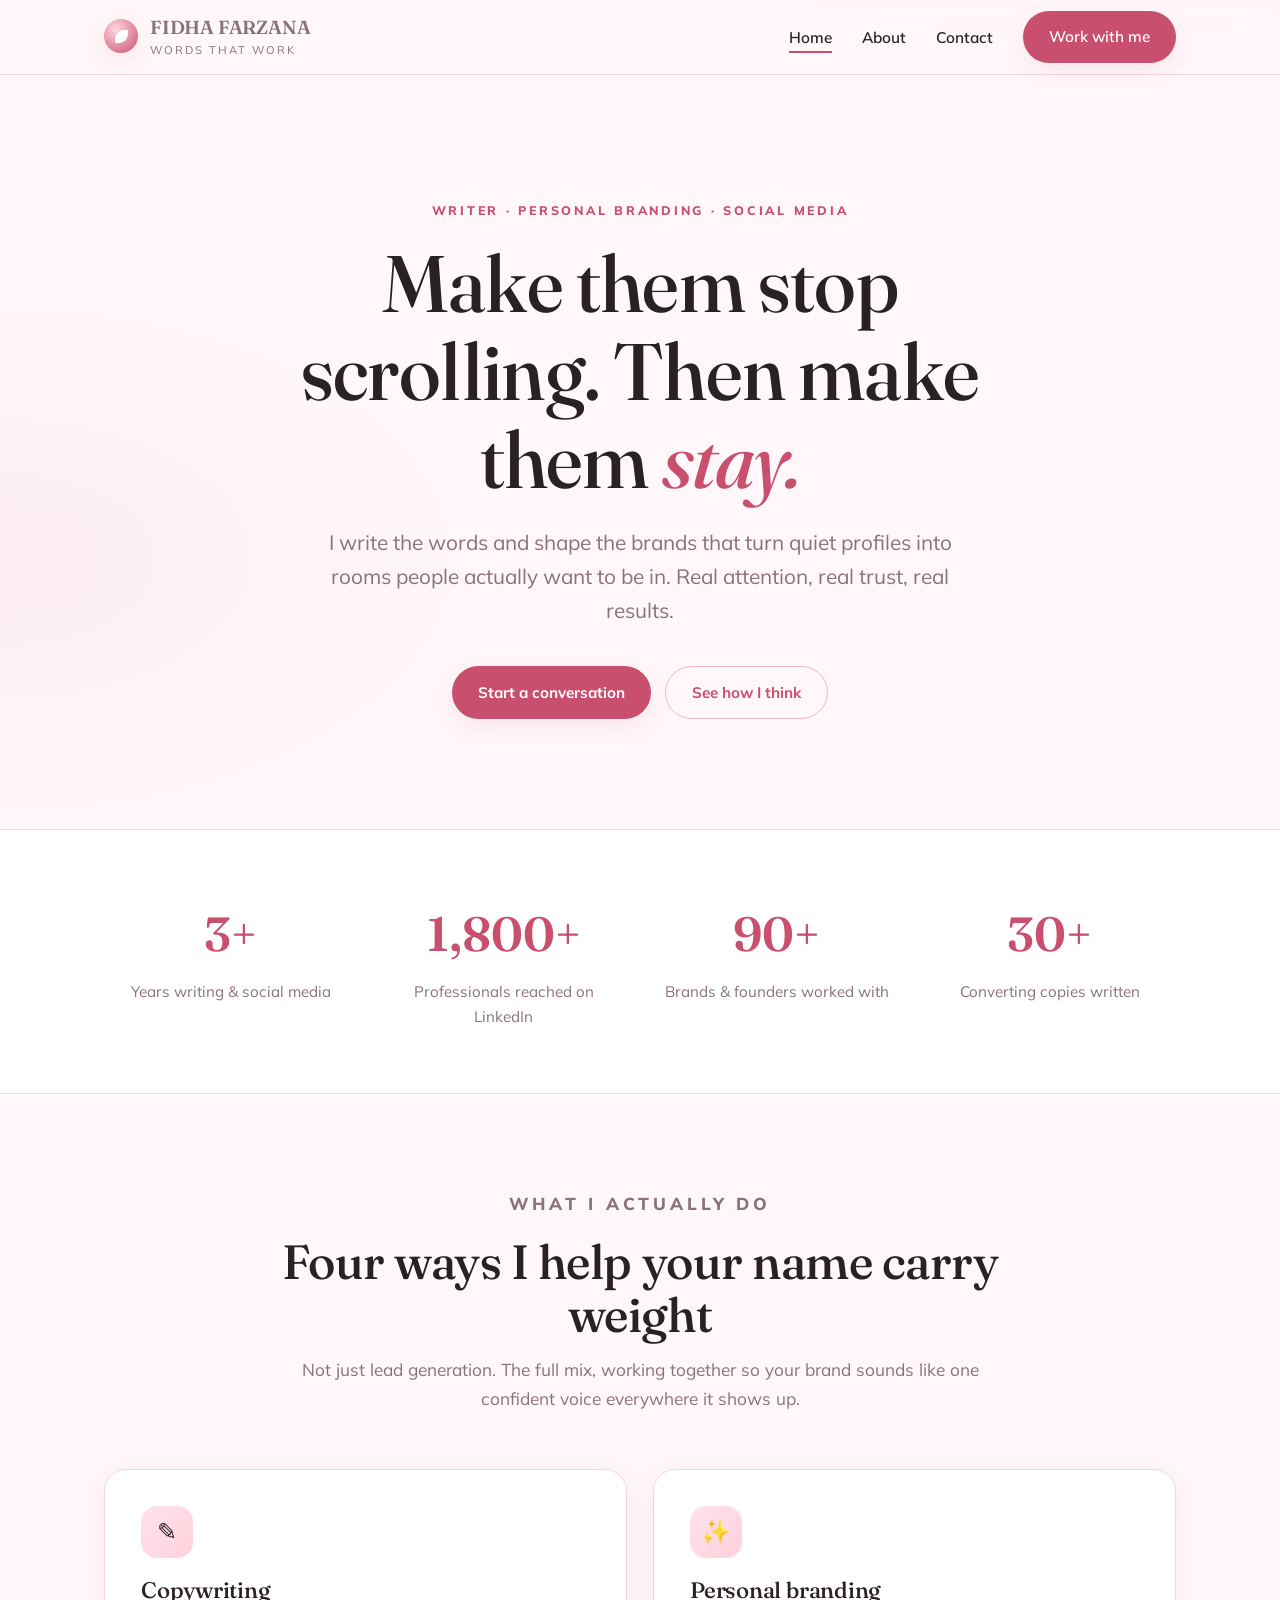
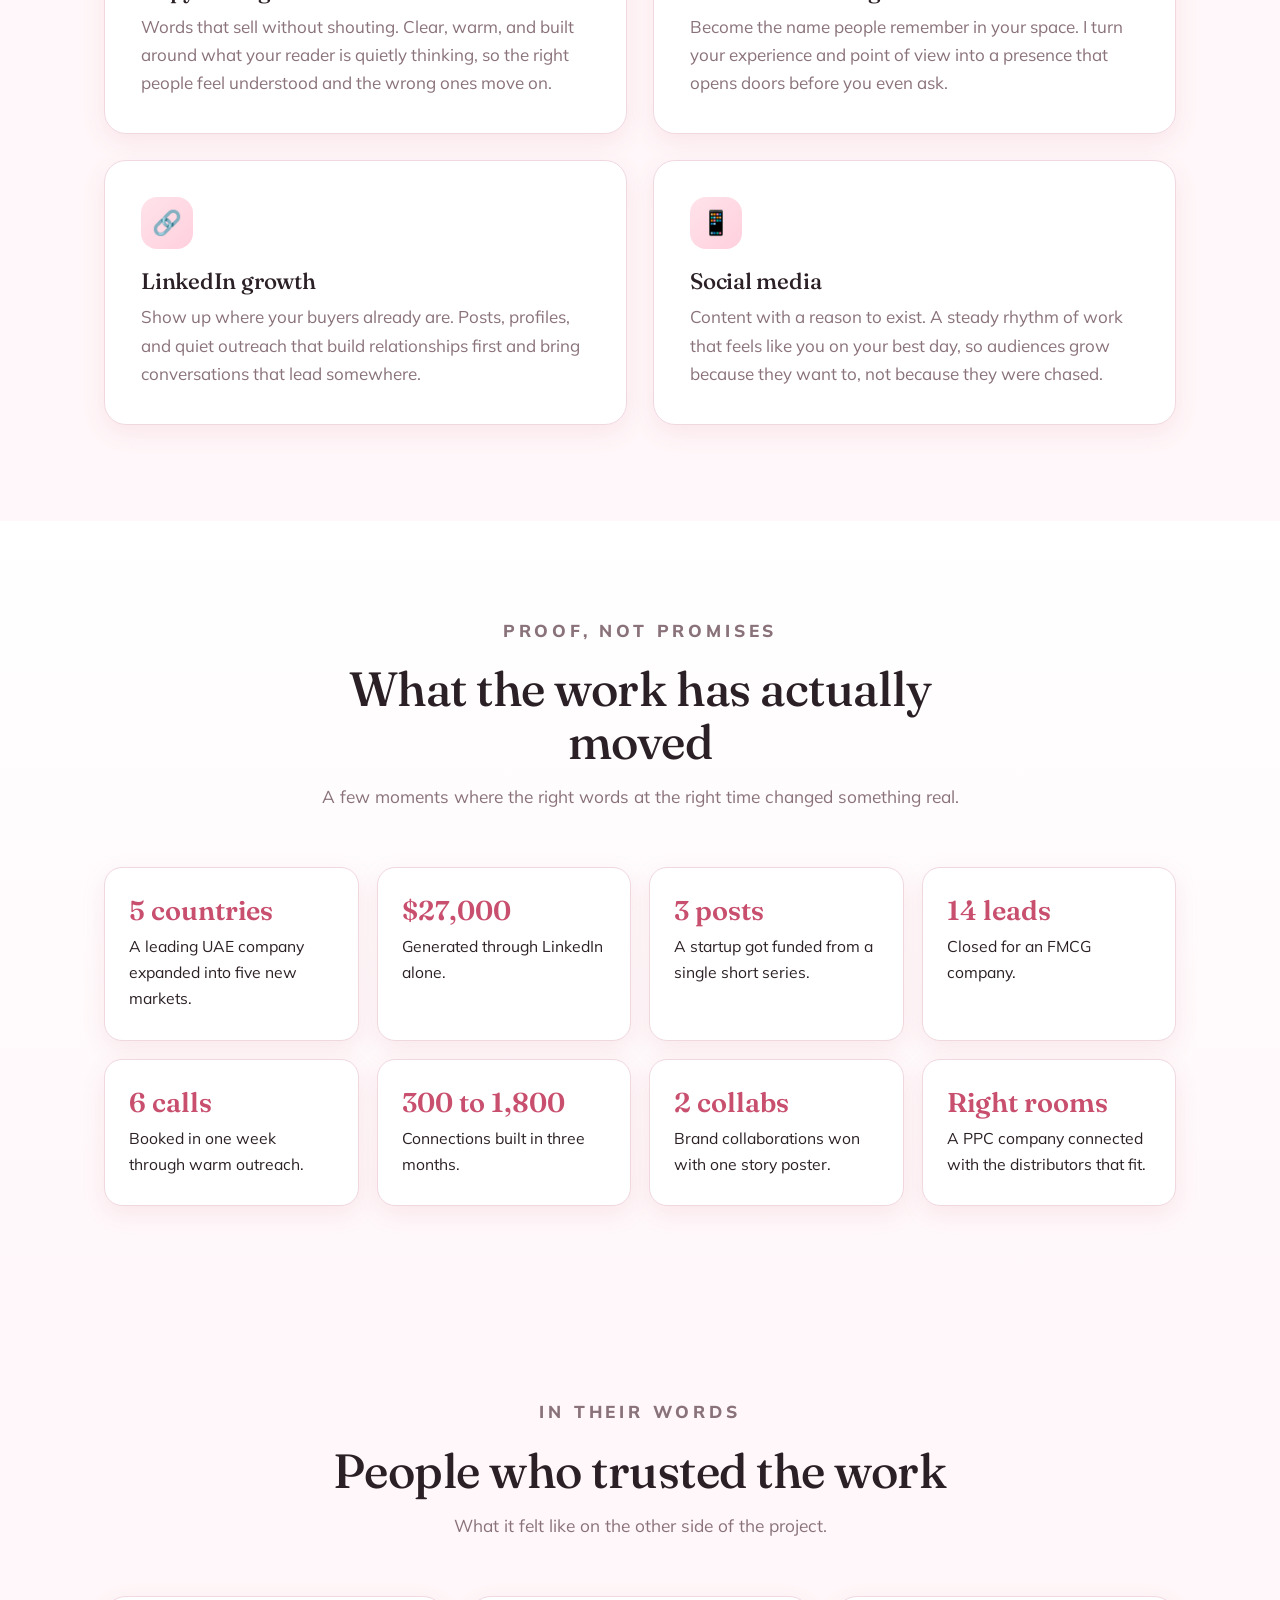
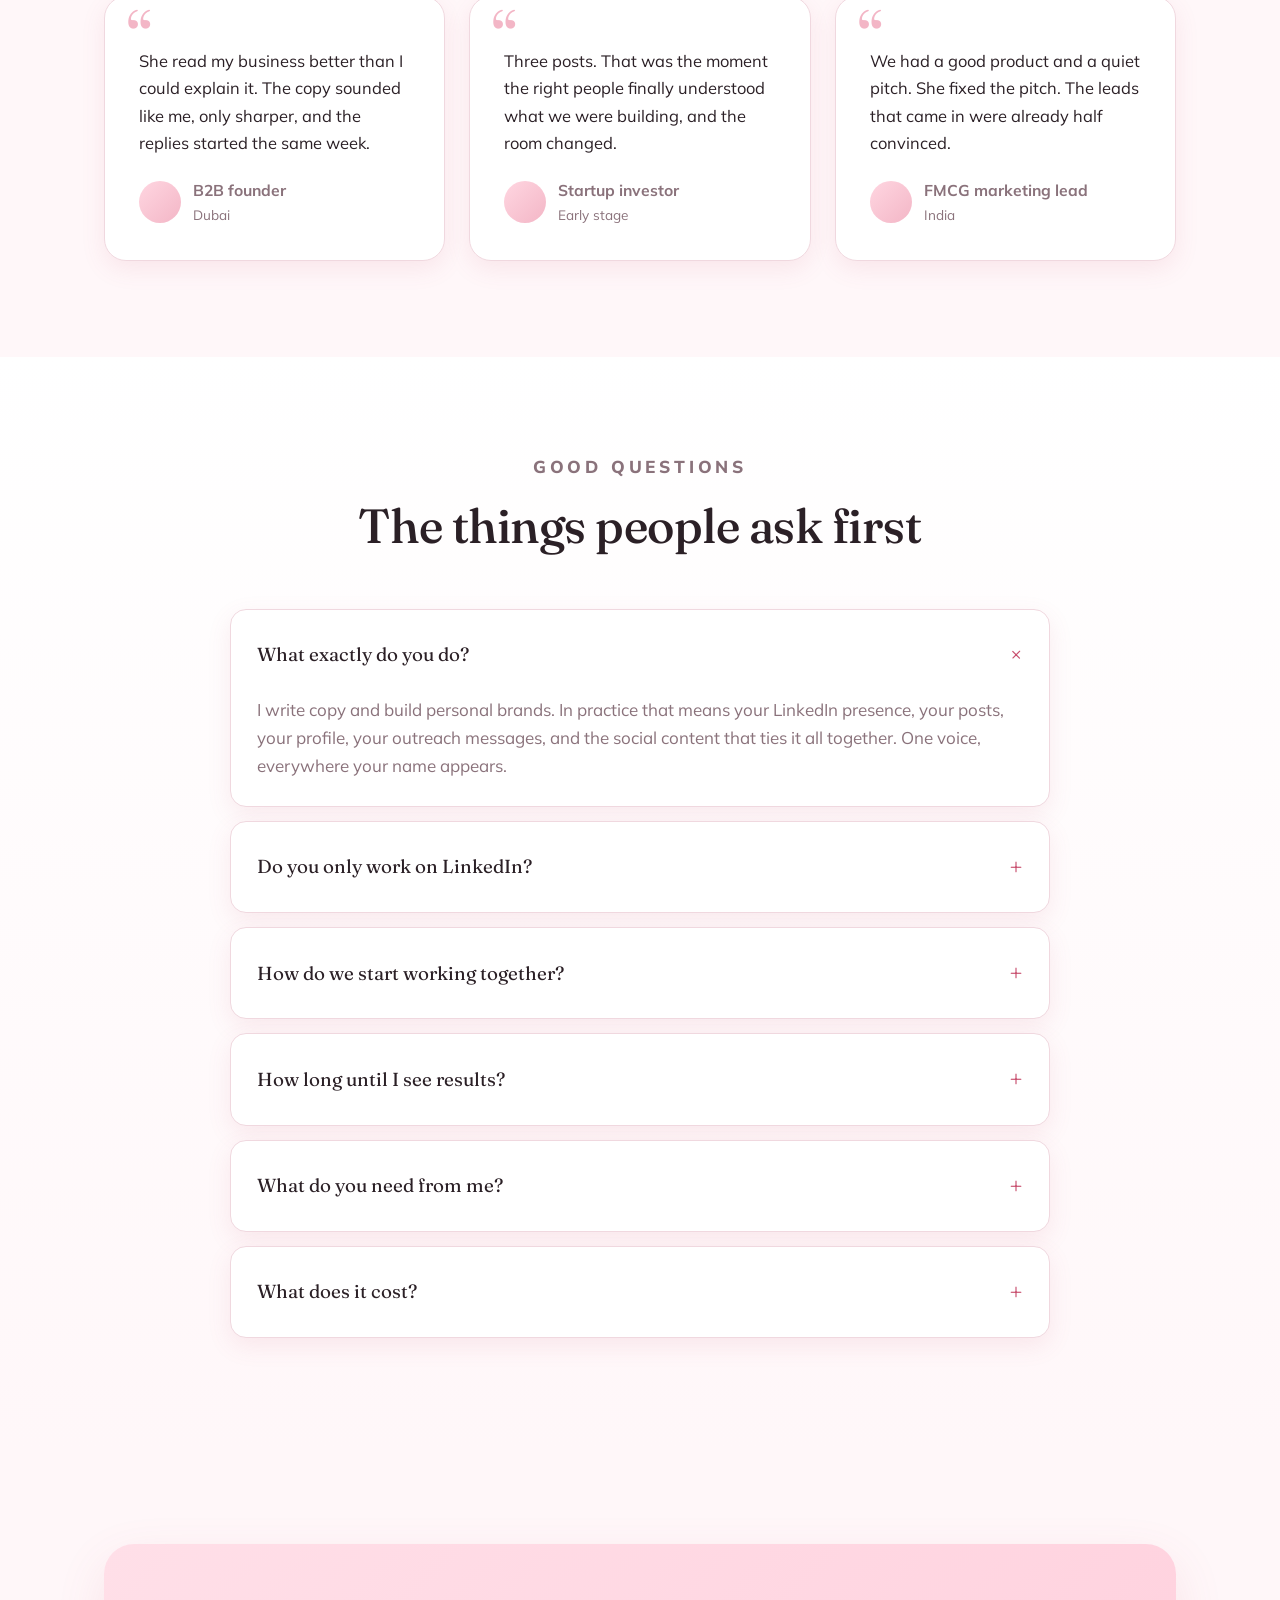
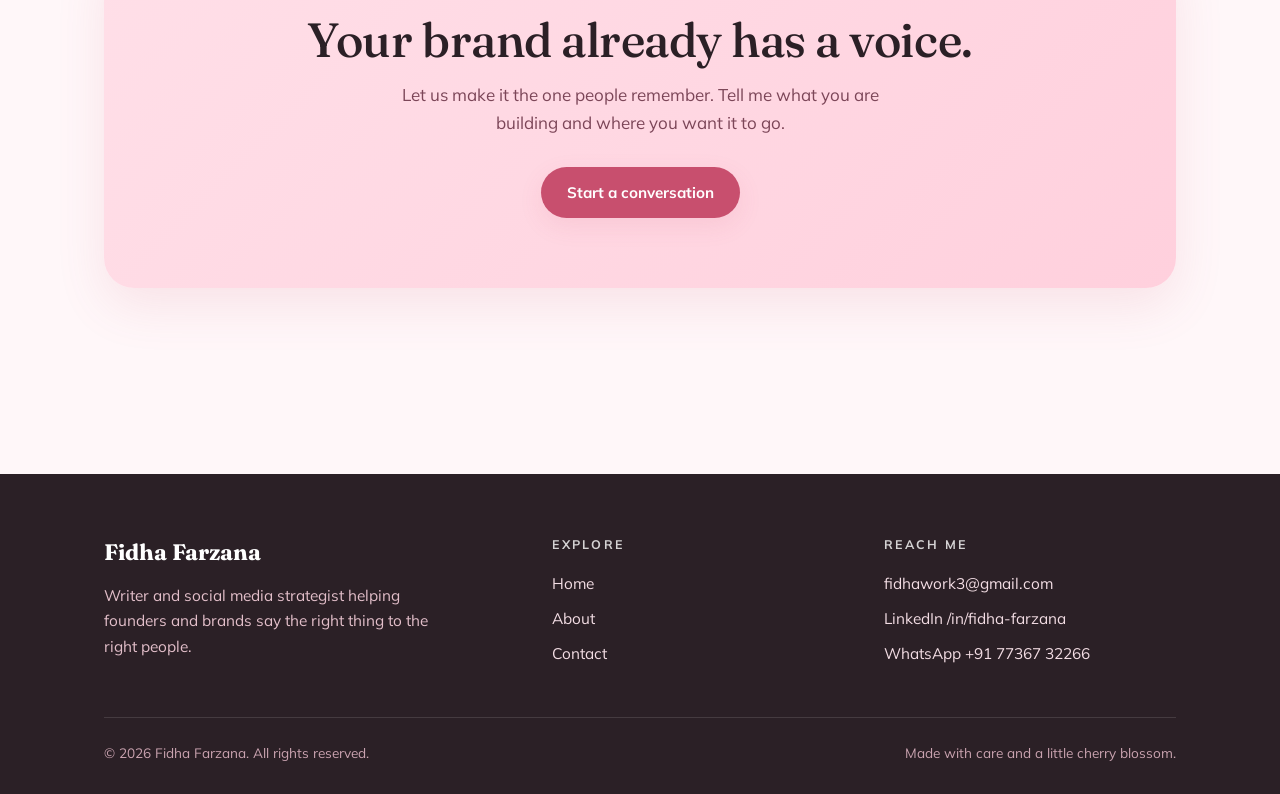
<file: index.html>
<!DOCTYPE html>
<html lang="en">
<head>
  <meta charset="UTF-8" />
  <meta name="viewport" content="width=device-width, initial-scale=1.0" />
  <title>Fidha Farzana | Writer & Social Media Strategist</title>
  <meta name="description" content="Fidha Farzana writes copy and builds personal brands that earn attention, trust, and real results on LinkedIn and beyond." />
  <link rel="preconnect" href="https://fonts.googleapis.com">
  <link rel="preconnect" href="https://fonts.gstatic.com" crossorigin>
  <link href="https://fonts.googleapis.com/css2?family=Fraunces:ital,opsz,wght@0,9..144,400;0,9..144,500;0,9..144,600;1,9..144,500&family=Mulish:wght@400;500;600;700;800&display=swap" rel="stylesheet">
  <link rel="stylesheet" href="styles.css" />
</head>
<body>

  <!-- falling petals -->
  <div class="petals" aria-hidden="true">
    <span class="petal-fall"></span><span class="petal-fall"></span><span class="petal-fall"></span>
    <span class="petal-fall"></span><span class="petal-fall"></span><span class="petal-fall"></span>
    <span class="petal-fall"></span><span class="petal-fall"></span>
  </div>

  <!-- ============ HEADER ============ -->
  <header class="site-header">
    <div class="wrap nav">
      <a class="brand" href="index.html">
        <span class="mark" aria-hidden="true"></span>
        <span><b>Fidha Farzana</b><span>Words that work</span></span>
      </a>
      <button class="menu-toggle" aria-label="Open menu" onclick="document.getElementById('nav').classList.toggle('open')">&#9776;</button>
      <ul class="nav-links" id="nav">
        <li><a class="active" href="index.html">Home</a></li>
        <li><a href="about.html">About</a></li>
        <li><a href="contact.html">Contact</a></li>
        <li><a class="btn" href="contact.html">Work with me</a></li>
      </ul>
    </div>
  </header>

  <!-- ============ HERO ============ -->
  <section class="hero">
    <div class="wrap">
      <p class="eyebrow fade-up d1">Writer &middot; Personal branding &middot; Social media</p>
      <h1 class="fade-up d2">Make them stop scrolling. Then make them <span class="accent">stay.</span></h1>
      <p class="lede fade-up d3">I write the words and shape the brands that turn quiet profiles into rooms people actually want to be in. Real attention, real trust, real results.</p>
      <div class="hero-cta fade-up d4">
        <a class="btn" href="contact.html">Start a conversation</a>
        <a class="btn btn-ghost" href="about.html">See how I think</a>
      </div>
    </div>
  </section>

  <!-- ============ STATS ============ -->
  <section class="stats">
    <div class="wrap">
      <div class="grid">
        <div class="stat"><div class="num">3+</div><div class="label">Years writing &amp; social media</div></div>
        <div class="stat"><div class="num">1,800+</div><div class="label">Professionals reached on LinkedIn</div></div>
        <div class="stat"><div class="num">90+</div><div class="label">Brands &amp; founders worked with</div></div>
        <div class="stat"><div class="num">30+</div><div class="label">Converting copies written</div></div>
      </div>
    </div>
  </section>

  <!-- ============ SERVICES / THE MIX ============ -->
  <section class="section-pad">
    <div class="wrap">
      <div class="section-head">
        <p class="eyebrow">What I actually do</p>
        <h2>Four ways I help your name carry weight</h2>
        <p>Not just lead generation. The full mix, working together so your brand sounds like one confident voice everywhere it shows up.</p>
      </div>
      <div class="cards">
        <div class="card">
          <div class="ic">&#9998;</div>
          <h3>Copywriting</h3>
          <p>Words that sell without shouting. Clear, warm, and built around what your reader is quietly thinking, so the right people feel understood and the wrong ones move on.</p>
        </div>
        <div class="card">
          <div class="ic">&#10024;</div>
          <h3>Personal branding</h3>
          <p>Become the name people remember in your space. I turn your experience and point of view into a presence that opens doors before you even ask.</p>
        </div>
        <div class="card">
          <div class="ic">&#128279;</div>
          <h3>LinkedIn growth</h3>
          <p>Show up where your buyers already are. Posts, profiles, and quiet outreach that build relationships first and bring conversations that lead somewhere.</p>
        </div>
        <div class="card">
          <div class="ic">&#128241;</div>
          <h3>Social media</h3>
          <p>Content with a reason to exist. A steady rhythm of work that feels like you on your best day, so audiences grow because they want to, not because they were chased.</p>
        </div>
      </div>
    </div>
  </section>

  <!-- ============ RESULTS ============ -->
  <section class="section-pad results">
    <div class="wrap">
      <div class="section-head">
        <p class="eyebrow">Proof, not promises</p>
        <h2>What the work has actually moved</h2>
        <p>A few moments where the right words at the right time changed something real.</p>
      </div>
      <div class="results-grid">
        <div class="result"><div class="big">5 countries</div><p>A leading UAE company expanded into five new markets.</p></div>
        <div class="result"><div class="big">$27,000</div><p>Generated through LinkedIn alone.</p></div>
        <div class="result"><div class="big">3 posts</div><p>A startup got funded from a single short series.</p></div>
        <div class="result"><div class="big">14 leads</div><p>Closed for an FMCG company.</p></div>
        <div class="result"><div class="big">6 calls</div><p>Booked in one week through warm outreach.</p></div>
        <div class="result"><div class="big">300 to 1,800</div><p>Connections built in three months.</p></div>
        <div class="result"><div class="big">2 collabs</div><p>Brand collaborations won with one story poster.</p></div>
        <div class="result"><div class="big">Right rooms</div><p>A PPC company connected with the distributors that fit.</p></div>
      </div>
    </div>
  </section>

  <!-- ============ TESTIMONIALS ============ -->
  <section class="section-pad">
    <div class="wrap">
      <div class="section-head">
        <p class="eyebrow">In their words</p>
        <h2>People who trusted the work</h2>
        <p>What it felt like on the other side of the project.</p>
      </div>
      <div class="quotes">
        <div class="quote">
          <p>She read my business better than I could explain it. The copy sounded like me, only sharper, and the replies started the same week.</p>
          <div class="who"><span class="dot" aria-hidden="true"></span><span><b>B2B founder</b><span>Dubai</span></span></div>
        </div>
        <div class="quote">
          <p>Three posts. That was the moment the right people finally understood what we were building, and the room changed.</p>
          <div class="who"><span class="dot" aria-hidden="true"></span><span><b>Startup investor</b><span>Early stage</span></span></div>
        </div>
        <div class="quote">
          <p>We had a good product and a quiet pitch. She fixed the pitch. The leads that came in were already half convinced.</p>
          <div class="who"><span class="dot" aria-hidden="true"></span><span><b>FMCG marketing lead</b><span>India</span></span></div>
        </div>
      </div>
    </div>
  </section>

  <!-- ============ FAQ ============ -->
  <section class="section-pad results">
    <div class="wrap">
      <div class="section-head">
        <p class="eyebrow">Good questions</p>
        <h2>The things people ask first</h2>
      </div>
      <div class="faq">
        <details open>
          <summary>What exactly do you do?</summary>
          <p>I write copy and build personal brands. In practice that means your LinkedIn presence, your posts, your profile, your outreach messages, and the social content that ties it all together. One voice, everywhere your name appears.</p>
        </details>
        <details>
          <summary>Do you only work on LinkedIn?</summary>
          <p>No. LinkedIn is where a lot of my clients see the fastest return, but the writing and brand work travels anywhere your audience lives. We start where it matters most for you.</p>
        </details>
        <details>
          <summary>How do we start working together?</summary>
          <p>We talk first. You tell me where you are and where you want to be. I tell you honestly whether I can help and how. If it fits, we agree on a clear plan with no surprises.</p>
        </details>
        <details>
          <summary>How long until I see results?</summary>
          <p>Some things move quickly, like sharper messaging and replies to outreach. Brand presence builds steadily over weeks. I would rather set the right expectation than sell you a shortcut.</p>
        </details>
        <details>
          <summary>What do you need from me?</summary>
          <p>A short conversation, a bit of honesty about your goals, and your willingness to sound like the best version of yourself. I handle the words.</p>
        </details>
        <details>
          <summary>What does it cost?</summary>
          <p>It depends on the scope, because a single landing page and an ongoing presence are very different jobs. Tell me what you need and I will give you a clear number.</p>
        </details>
      </div>
    </div>
  </section>

  <!-- ============ CTA ============ -->
  <section class="section-pad">
    <div class="wrap">
      <div class="cta-band">
        <h2>Your brand already has a voice.</h2>
        <p>Let us make it the one people remember. Tell me what you are building and where you want it to go.</p>
        <a class="btn" href="contact.html">Start a conversation</a>
      </div>
    </div>
  </section>

  <!-- ============ FOOTER ============ -->
  <footer class="site-footer">
    <div class="wrap">
      <div class="foot-top">
        <div>
          <h4>Fidha Farzana</h4>
          <p>Writer and social media strategist helping founders and brands say the right thing to the right people.</p>
        </div>
        <div class="col">
          <h5>Explore</h5>
          <a href="index.html">Home</a>
          <a href="about.html">About</a>
          <a href="contact.html">Contact</a>
        </div>
        <div class="col">
          <h5>Reach me</h5>
          <a href="mailto:fidhawork3@gmail.com">fidhawork3@gmail.com</a>
          <a href="https://www.linkedin.com/in/fidha-farzana" target="_blank" rel="noopener">LinkedIn /in/fidha-farzana</a>
          <a href="https://wa.me/917736732266" target="_blank" rel="noopener">WhatsApp +91 77367 32266</a>
        </div>
      </div>
      <div class="foot-bottom">
        <span>&copy; 2026 Fidha Farzana. All rights reserved.</span>
        <span>Made with care and a little cherry blossom.</span>
      </div>
    </div>
  </footer>

</body>
</html>
</file>
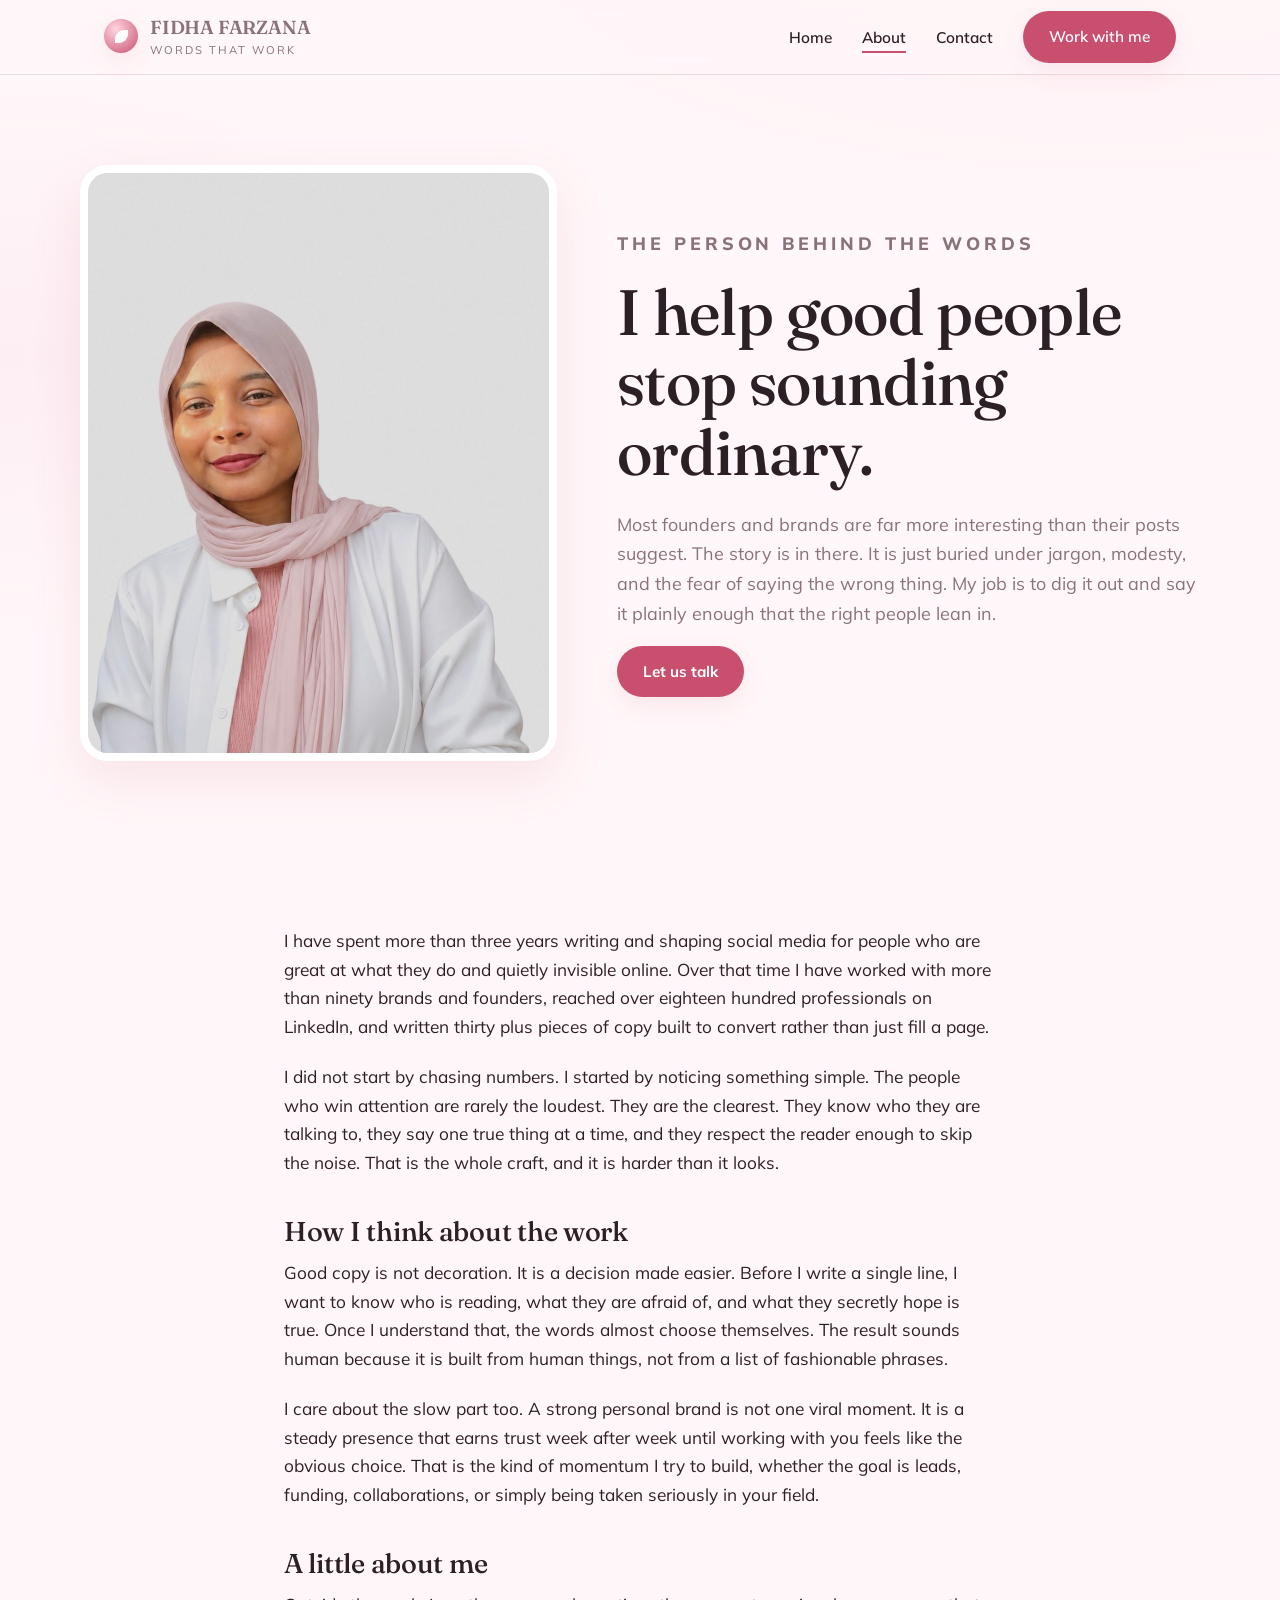
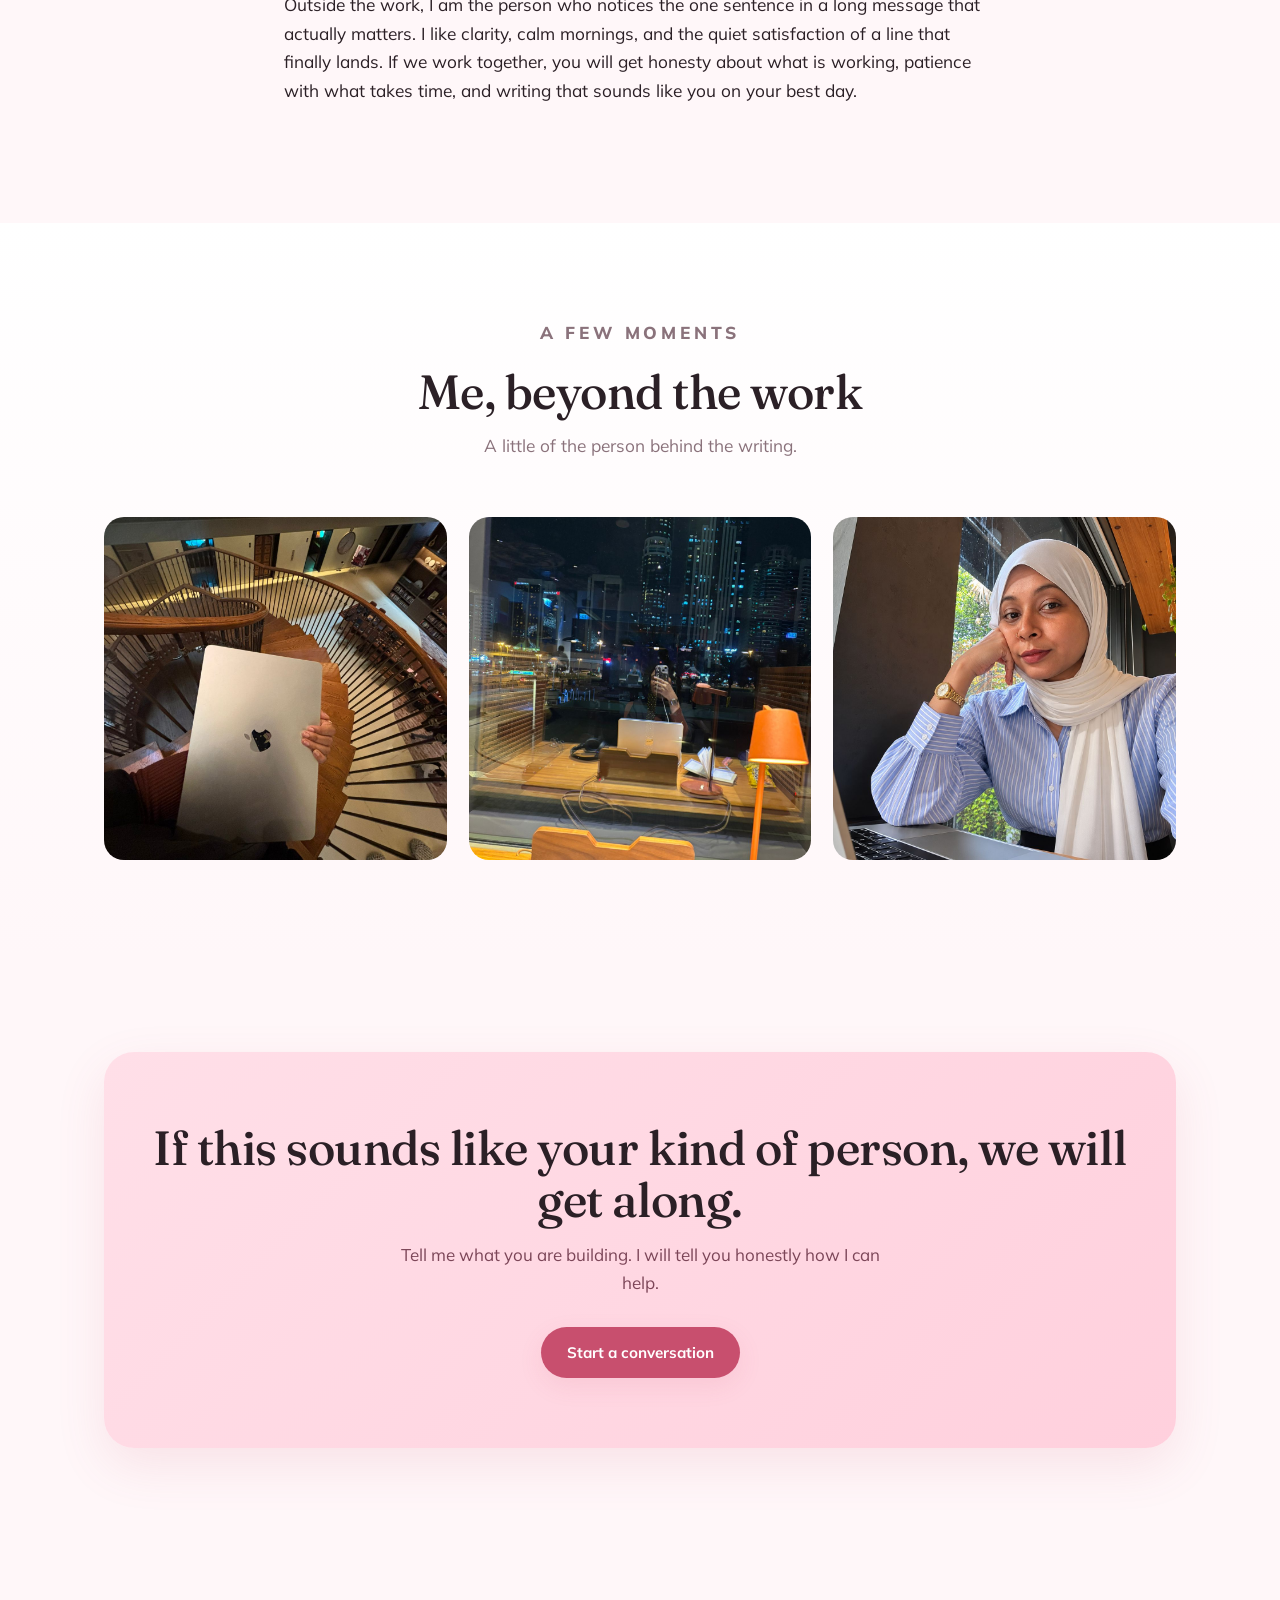
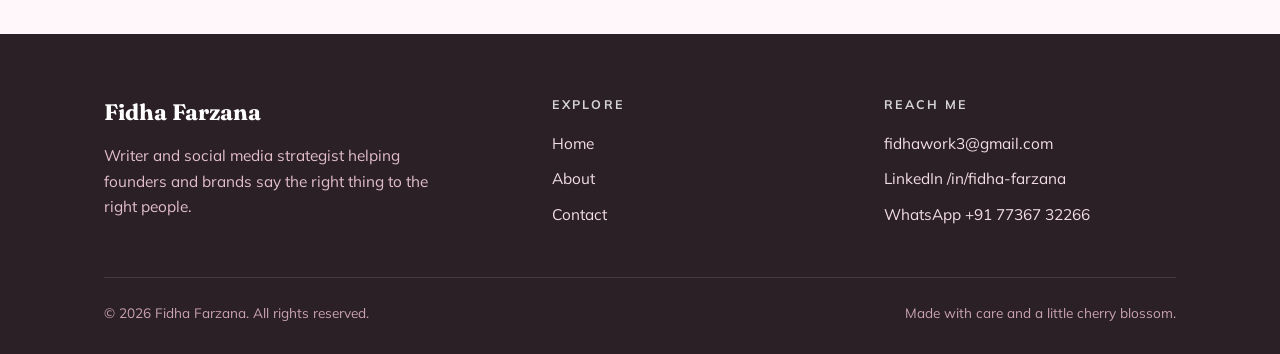
<file: about.html>
<!DOCTYPE html>
<html lang="en">
<head>
  <meta charset="UTF-8" />
  <meta name="viewport" content="width=device-width, initial-scale=1.0" />
  <title>About | Fidha Farzana</title>
  <meta name="description" content="Meet Fidha Farzana, a writer and social media strategist who helps founders and brands sound like the best version of themselves." />
  <link rel="preconnect" href="https://fonts.googleapis.com">
  <link rel="preconnect" href="https://fonts.gstatic.com" crossorigin>
  <link href="https://fonts.googleapis.com/css2?family=Fraunces:ital,opsz,wght@0,9..144,400;0,9..144,500;0,9..144,600;1,9..144,500&family=Mulish:wght@400;500;600;700;800&display=swap" rel="stylesheet">
  <link rel="stylesheet" href="styles.css" />
</head>
<body>

  <div class="petals" aria-hidden="true">
    <span class="petal-fall"></span><span class="petal-fall"></span><span class="petal-fall"></span>
    <span class="petal-fall"></span><span class="petal-fall"></span><span class="petal-fall"></span>
    <span class="petal-fall"></span><span class="petal-fall"></span>
  </div>

  <!-- ============ HEADER ============ -->
  <header class="site-header">
    <div class="wrap nav">
      <a class="brand" href="index.html">
        <span class="mark" aria-hidden="true"></span>
        <span><b>Fidha Farzana</b><span>Words that work</span></span>
      </a>
      <button class="menu-toggle" aria-label="Open menu" onclick="document.getElementById('nav').classList.toggle('open')">&#9776;</button>
      <ul class="nav-links" id="nav">
        <li><a href="index.html">Home</a></li>
        <li><a class="active" href="about.html">About</a></li>
        <li><a href="contact.html">Contact</a></li>
        <li><a class="btn" href="contact.html">Work with me</a></li>
      </ul>
    </div>
  </header>

  <!-- ============ ABOUT HERO ============ -->
  <section class="wrap about-hero">
    <div class="photo-frame fade-up d1">
      <img src="photo111.jpeg" alt="Fidha Farzana" />
    </div>
    <div>
      <p class="eyebrow fade-up d1">The person behind the words</p>
      <h1 class="fade-up d2">I help good people stop sounding ordinary.</h1>
      <p class="fade-up d3">Most founders and brands are far more interesting than their posts suggest. The story is in there. It is just buried under jargon, modesty, and the fear of saying the wrong thing. My job is to dig it out and say it plainly enough that the right people lean in.</p>
      <div class="fade-up d4" style="margin-top:8px;">
        <a class="btn" href="contact.html">Let us talk</a>
      </div>
    </div>
  </section>

  <!-- ============ STORY ============ -->
  <section class="section-pad">
    <div class="wrap story">
      <p>I have spent more than three years writing and shaping social media for people who are great at what they do and quietly invisible online. Over that time I have worked with more than ninety brands and founders, reached over eighteen hundred professionals on LinkedIn, and written thirty plus pieces of copy built to convert rather than just fill a page.</p>

      <p>I did not start by chasing numbers. I started by noticing something simple. The people who win attention are rarely the loudest. They are the clearest. They know who they are talking to, they say one true thing at a time, and they respect the reader enough to skip the noise. That is the whole craft, and it is harder than it looks.</p>

      <h3>How I think about the work</h3>
      <p>Good copy is not decoration. It is a decision made easier. Before I write a single line, I want to know who is reading, what they are afraid of, and what they secretly hope is true. Once I understand that, the words almost choose themselves. The result sounds human because it is built from human things, not from a list of fashionable phrases.</p>

      <p>I care about the slow part too. A strong personal brand is not one viral moment. It is a steady presence that earns trust week after week until working with you feels like the obvious choice. That is the kind of momentum I try to build, whether the goal is leads, funding, collaborations, or simply being taken seriously in your field.</p>

      <h3>A little about me</h3>
      <p>Outside the work, I am the person who notices the one sentence in a long message that actually matters. I like clarity, calm mornings, and the quiet satisfaction of a line that finally lands. If we work together, you will get honesty about what is working, patience with what takes time, and writing that sounds like you on your best day.</p>
    </div>
  </section>

  <!-- ============ PERSONALITY PHOTOS ============ -->
  <section class="section-pad results">
    <div class="wrap">
      <div class="section-head">
        <p class="eyebrow">A few moments</p>
        <h2>Me, beyond the work</h2>
        <p>A little of the person behind the writing.</p>
      </div>
      <div class="slots">
        <div class="slot" style="padding:0; border:none; overflow:hidden;"><img src="photo112.jpeg" alt="Fidha Farzana" style="width:100%; height:100%; object-fit:cover;" /></div>
        <div class="slot" style="padding:0; border:none; overflow:hidden;"><img src="photo113.jpeg" alt="Fidha Farzana" style="width:100%; height:100%; object-fit:cover;" /></div>
        <div class="slot" style="padding:0; border:none; overflow:hidden;"><img src="photo114.jpeg" alt="Fidha Farzana" style="width:100%; height:100%; object-fit:cover;" /></div>
      </div>
    </div>
  </section>

  <!-- ============ CTA ============ -->
  <section class="section-pad">
    <div class="wrap">
      <div class="cta-band">
        <h2>If this sounds like your kind of person, we will get along.</h2>
        <p>Tell me what you are building. I will tell you honestly how I can help.</p>
        <a class="btn" href="contact.html">Start a conversation</a>
      </div>
    </div>
  </section>

  <!-- ============ FOOTER ============ -->
  <footer class="site-footer">
    <div class="wrap">
      <div class="foot-top">
        <div>
          <h4>Fidha Farzana</h4>
          <p>Writer and social media strategist helping founders and brands say the right thing to the right people.</p>
        </div>
        <div class="col">
          <h5>Explore</h5>
          <a href="index.html">Home</a>
          <a href="about.html">About</a>
          <a href="contact.html">Contact</a>
        </div>
        <div class="col">
          <h5>Reach me</h5>
          <a href="mailto:fidhawork3@gmail.com">fidhawork3@gmail.com</a>
          <a href="https://www.linkedin.com/in/fidha-farzana" target="_blank" rel="noopener">LinkedIn /in/fidha-farzana</a>
          <a href="https://wa.me/917736732266" target="_blank" rel="noopener">WhatsApp +91 77367 32266</a>
        </div>
      </div>
      <div class="foot-bottom">
        <span>&copy; 2026 Fidha Farzana. All rights reserved.</span>
        <span>Made with care and a little cherry blossom.</span>
      </div>
    </div>
  </footer>

</body>
</html>
</file>
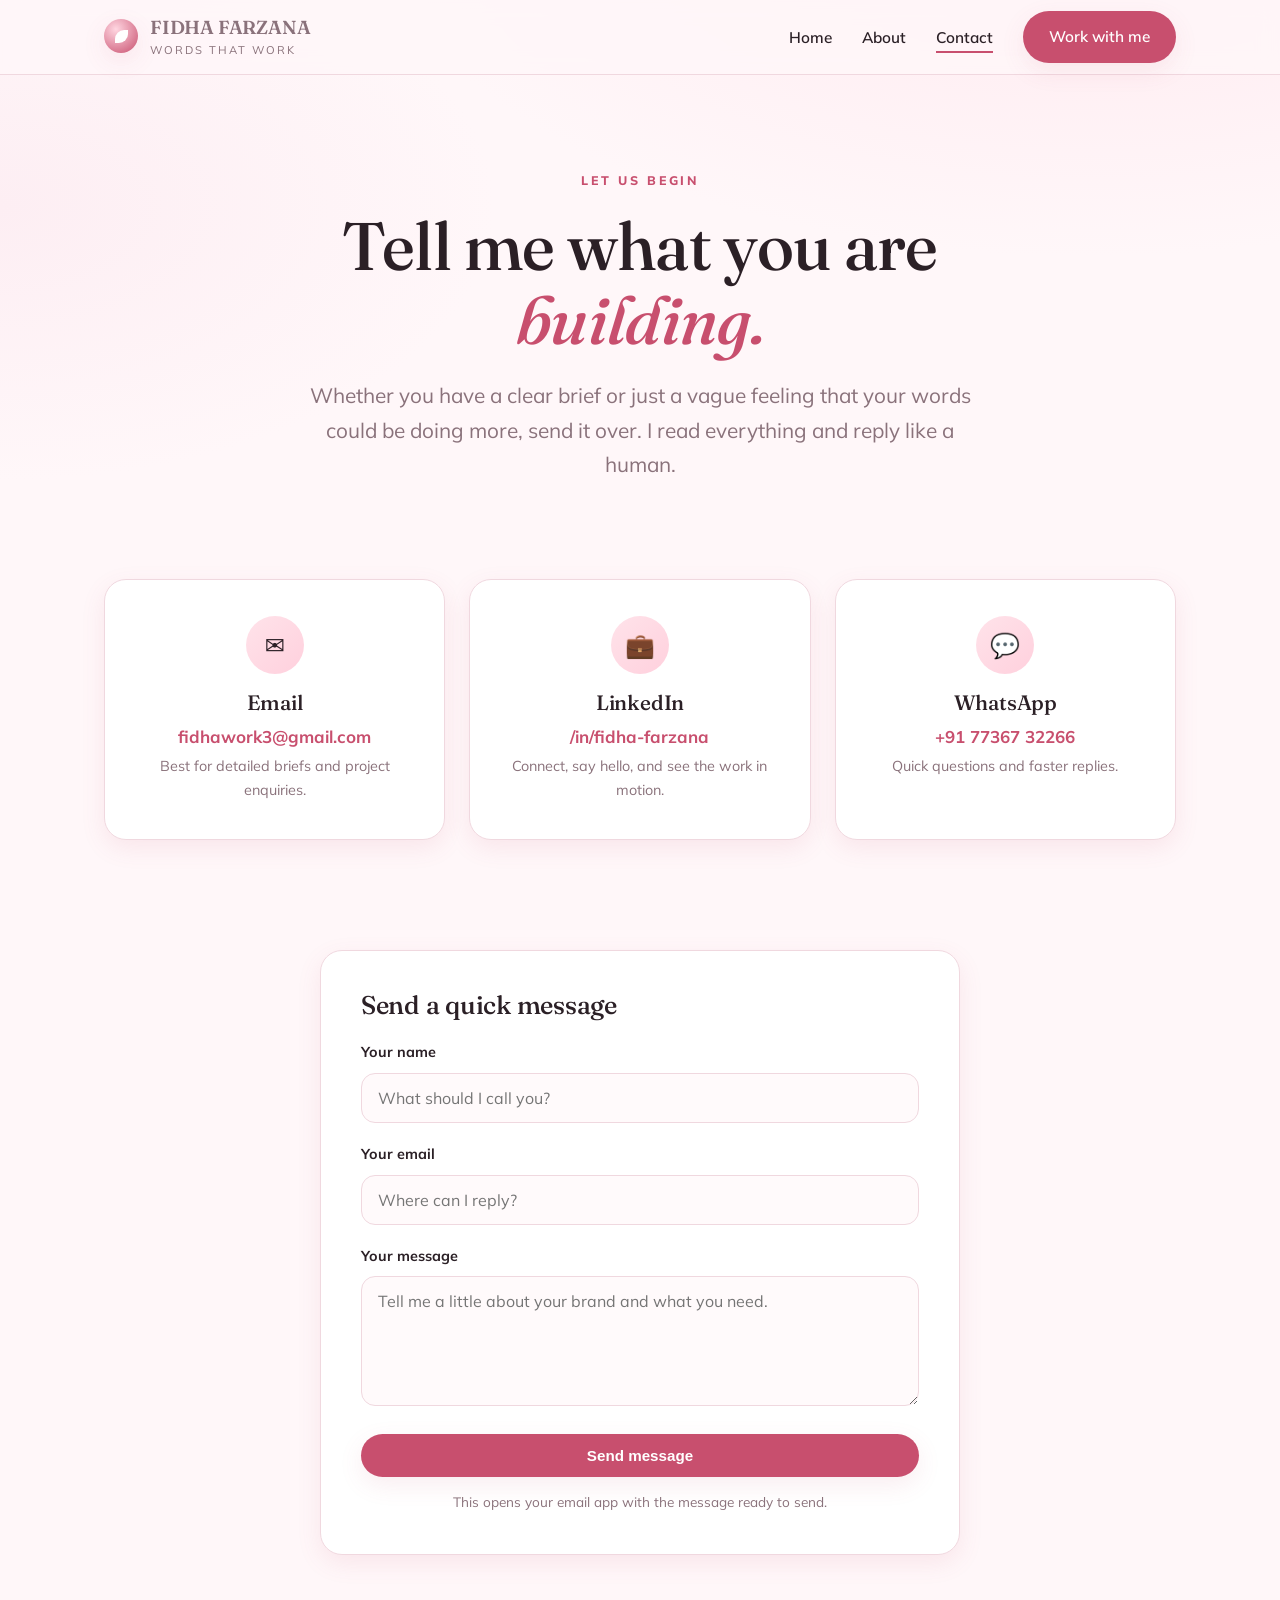
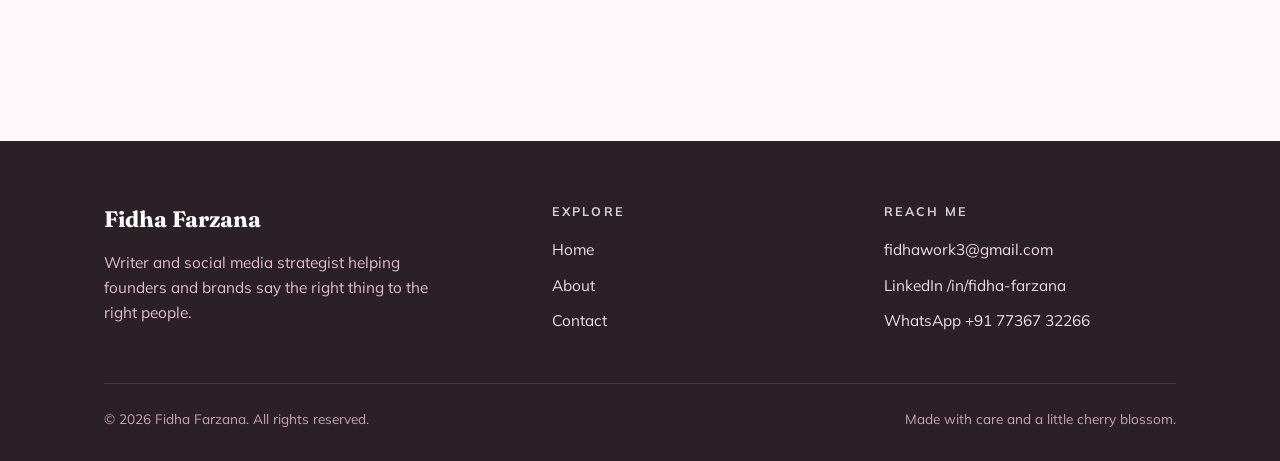
<file: contact.html>
<!DOCTYPE html>
<html lang="en">
<head>
  <meta charset="UTF-8" />
  <meta name="viewport" content="width=device-width, initial-scale=1.0" />
  <title>Contact | Fidha Farzana</title>
  <meta name="description" content="Start a conversation with Fidha Farzana. Reach out by email, LinkedIn, or WhatsApp." />
  <link rel="preconnect" href="https://fonts.googleapis.com">
  <link rel="preconnect" href="https://fonts.gstatic.com" crossorigin>
  <link href="https://fonts.googleapis.com/css2?family=Fraunces:ital,opsz,wght@0,9..144,400;0,9..144,500;0,9..144,600;1,9..144,500&family=Mulish:wght@400;500;600;700;800&display=swap" rel="stylesheet">
  <link rel="stylesheet" href="styles.css" />
</head>
<body>

  <div class="petals" aria-hidden="true">
    <span class="petal-fall"></span><span class="petal-fall"></span><span class="petal-fall"></span>
    <span class="petal-fall"></span><span class="petal-fall"></span><span class="petal-fall"></span>
    <span class="petal-fall"></span><span class="petal-fall"></span>
  </div>

  <!-- ============ HEADER ============ -->
  <header class="site-header">
    <div class="wrap nav">
      <a class="brand" href="index.html">
        <span class="mark" aria-hidden="true"></span>
        <span><b>Fidha Farzana</b><span>Words that work</span></span>
      </a>
      <button class="menu-toggle" aria-label="Open menu" onclick="document.getElementById('nav').classList.toggle('open')">&#9776;</button>
      <ul class="nav-links" id="nav">
        <li><a href="index.html">Home</a></li>
        <li><a href="about.html">About</a></li>
        <li><a class="active" href="contact.html">Contact</a></li>
        <li><a class="btn" href="contact.html">Work with me</a></li>
      </ul>
    </div>
  </header>

  <!-- ============ CONTACT HERO ============ -->
  <section class="hero" style="padding: 90px 0 60px;">
    <div class="wrap">
      <p class="eyebrow fade-up d1">Let us begin</p>
      <h1 class="fade-up d2" style="font-size: clamp(2.4rem,6vw,4.2rem);">Tell me what you are <span class="accent">building.</span></h1>
      <p class="lede fade-up d3">Whether you have a clear brief or just a vague feeling that your words could be doing more, send it over. I read everything and reply like a human.</p>
    </div>
  </section>

  <!-- ============ CONTACT CARDS ============ -->
  <section style="padding-bottom: 30px;">
    <div class="wrap">
      <div class="contact-grid">
        <div class="contact-card">
          <div class="ic">&#9993;</div>
          <h3>Email</h3>
          <a href="mailto:fidhawork3@gmail.com">fidhawork3@gmail.com</a>
          <p>Best for detailed briefs and project enquiries.</p>
        </div>
        <div class="contact-card">
          <div class="ic">&#128188;</div>
          <h3>LinkedIn</h3>
          <a href="https://www.linkedin.com/in/fidha-farzana" target="_blank" rel="noopener">/in/fidha-farzana</a>
          <p>Connect, say hello, and see the work in motion.</p>
        </div>
        <div class="contact-card">
          <div class="ic">&#128172;</div>
          <h3>WhatsApp</h3>
          <a href="https://wa.me/917736732266" target="_blank" rel="noopener">+91 77367 32266</a>
          <p>Quick questions and faster replies.</p>
        </div>
      </div>
    </div>
  </section>

  <!-- ============ MESSAGE FORM (opens your email app) ============ -->
  <section class="section-pad" style="padding-top: 30px;">
    <div class="wrap">
      <form class="contact-form" action="mailto:fidhawork3@gmail.com" method="post" enctype="text/plain">
        <h3 style="margin-bottom:22px; font-size:1.6rem;">Send a quick message</h3>
        <label for="name">Your name</label>
        <input type="text" id="name" name="name" placeholder="What should I call you?" required />
        <label for="email">Your email</label>
        <input type="email" id="email" name="email" placeholder="Where can I reply?" required />
        <label for="message">Your message</label>
        <textarea id="message" name="message" rows="5" placeholder="Tell me a little about your brand and what you need." required></textarea>
        <button type="submit" class="btn" style="width:100%; justify-content:center;">Send message</button>
        <p style="color:var(--muted); font-size:.85rem; margin-top:14px; text-align:center;">This opens your email app with the message ready to send.</p>
      </form>
    </div>
  </section>

  <!-- ============ FOOTER ============ -->
  <footer class="site-footer">
    <div class="wrap">
      <div class="foot-top">
        <div>
          <h4>Fidha Farzana</h4>
          <p>Writer and social media strategist helping founders and brands say the right thing to the right people.</p>
        </div>
        <div class="col">
          <h5>Explore</h5>
          <a href="index.html">Home</a>
          <a href="about.html">About</a>
          <a href="contact.html">Contact</a>
        </div>
        <div class="col">
          <h5>Reach me</h5>
          <a href="mailto:fidhawork3@gmail.com">fidhawork3@gmail.com</a>
          <a href="https://www.linkedin.com/in/fidha-farzana" target="_blank" rel="noopener">LinkedIn /in/fidha-farzana</a>
          <a href="https://wa.me/917736732266" target="_blank" rel="noopener">WhatsApp +91 77367 32266</a>
        </div>
      </div>
      <div class="foot-bottom">
        <span>&copy; 2026 Fidha Farzana. All rights reserved.</span>
        <span>Made with care and a little cherry blossom.</span>
      </div>
    </div>
  </footer>

</body>
</html>
</file>
<file: styles.css>
/* ===========================================================
   Fidha Farzana - Portfolio
   Cherry Blossom theme
   To change the colors, edit the values in :root below.
   =========================================================== */

:root {
  --blush:      #fff7f9;   /* page background */
  --petal:      #f9d7e0;   /* soft pink */
  --petal-deep: #f3b6c6;   /* deeper pink */
  --rose:       #c84f6e;   /* main accent (buttons, links) */
  --rose-dark:  #a83a57;   /* hover accent */
  --ink:        #2b2026;   /* main text */
  --muted:      #8a727b;   /* soft grey text */
  --line:       #f0d8df;   /* hairlines / borders */
  --white:      #ffffff;
  --shadow:     0 18px 50px rgba(200, 79, 110, 0.12);
  --shadow-sm:  0 8px 24px rgba(200, 79, 110, 0.10);
  --radius:     22px;
  --maxw:       1120px;
}

* { margin: 0; padding: 0; box-sizing: border-box; }

html { scroll-behavior: smooth; }

body {
  font-family: "Mulish", system-ui, sans-serif;
  color: var(--ink);
  background:
    radial-gradient(1200px 600px at 85% -5%, #ffe9ef 0%, rgba(255,233,239,0) 60%),
    radial-gradient(900px 500px at 0% 10%, #fdeef3 0%, rgba(253,238,243,0) 55%),
    var(--blush);
  line-height: 1.65;
  font-size: 17px;
  overflow-x: hidden;
}

h1, h2, h3, .serif {
  font-family: "Fraunces", Georgia, serif;
  font-weight: 500;
  line-height: 1.1;
  letter-spacing: -0.01em;
  color: var(--ink);
}

a { color: var(--rose); text-decoration: none; transition: color .2s ease; }
a:hover { color: var(--rose-dark); }

.wrap { max-width: var(--maxw); margin: 0 auto; padding: 0 24px; }

/* ---------- Falling petals (subtle atmosphere) ---------- */
.petals { position: fixed; inset: 0; pointer-events: none; z-index: 0; overflow: hidden; }
.petal-fall {
  position: absolute; top: -8%;
  width: 16px; height: 16px;
  background: var(--petal-deep);
  border-radius: 70% 0 70% 0;
  opacity: .55;
  animation: fall linear infinite;
}
.petal-fall:nth-child(odd) { background: var(--petal); width: 12px; height: 12px; opacity:.45; }
.petal-fall:nth-child(1){ left:6%;  animation-duration:14s; animation-delay:0s; }
.petal-fall:nth-child(2){ left:18%; animation-duration:18s; animation-delay:3s; }
.petal-fall:nth-child(3){ left:32%; animation-duration:12s; animation-delay:1s; }
.petal-fall:nth-child(4){ left:47%; animation-duration:20s; animation-delay:5s; }
.petal-fall:nth-child(5){ left:61%; animation-duration:15s; animation-delay:2s; }
.petal-fall:nth-child(6){ left:74%; animation-duration:17s; animation-delay:6s; }
.petal-fall:nth-child(7){ left:88%; animation-duration:13s; animation-delay:4s; }
.petal-fall:nth-child(8){ left:95%; animation-duration:19s; animation-delay:1.5s; }
@keyframes fall {
  0%   { transform: translateY(0) rotate(0deg); opacity:0; }
  10%  { opacity:.5; }
  100% { transform: translateY(108vh) rotate(420deg); opacity:0; }
}
@media (prefers-reduced-motion: reduce) { .petal-fall { display:none; } }

/* ---------- Header ---------- */
.site-header {
  position: sticky; top: 0; z-index: 50;
  backdrop-filter: blur(10px);
  background: rgba(255, 247, 249, 0.82);
  border-bottom: 1px solid var(--line);
}
.nav {
  display: flex; align-items: center; justify-content: space-between;
  height: 74px;
}
.brand { display: flex; align-items: center; gap: 12px; }
.brand .mark {
  width: 34px; height: 34px; border-radius: 50%;
  background: radial-gradient(circle at 35% 30%, #ffd6e1, var(--rose));
  position: relative; flex: none;
  box-shadow: var(--shadow-sm);
}
.brand .mark::before {
  content: ""; position: absolute; inset: 0; margin: auto;
  width: 13px; height: 13px; background: var(--white);
  border-radius: 70% 0 70% 0;
}
.brand b { font-family:"Fraunces", serif; font-weight:600; font-size: 1.18rem; letter-spacing:-.01em; }
.brand span { display:block; font-size:.7rem; color: var(--muted); letter-spacing:.18em; text-transform: uppercase; margin-top:-2px;}

.nav-links { display: flex; align-items: center; gap: 30px; list-style: none; }
.nav-links a {
  color: var(--ink); font-weight: 600; font-size: .96rem; position: relative;
}
.nav-links a::after {
  content:""; position:absolute; left:0; bottom:-6px; width:0; height:2px;
  background: var(--rose); transition: width .25s ease;
}
.nav-links a:hover::after, .nav-links a.active::after { width:100%; }
.nav-links .btn { color: var(--white); }
.nav-links .btn::after { display:none; }

.menu-toggle { display:none; background:none; border:none; font-size:1.6rem; color:var(--ink); cursor:pointer; }

/* ---------- Buttons ---------- */
.btn {
  display: inline-flex; align-items: center; gap: 10px;
  background: var(--rose); color: var(--white);
  padding: 13px 26px; border-radius: 999px; font-weight: 700; font-size: .95rem;
  box-shadow: var(--shadow-sm); transition: transform .2s ease, background .2s ease;
  border: none; cursor: pointer;
}
.btn:hover { background: var(--rose-dark); color: var(--white); transform: translateY(-2px); }
.btn-ghost {
  background: transparent; color: var(--rose);
  border: 1.5px solid var(--petal-deep); box-shadow: none;
}
.btn-ghost:hover { background: var(--white); color: var(--rose-dark); }

/* ---------- Sections ---------- */
section { position: relative; z-index: 1; }
.section-pad { padding: 96px 0; }
.eyebrow {
  display:inline-block; font-size:.78rem; letter-spacing:.22em; text-transform:uppercase;
  color: var(--rose); font-weight:800; margin-bottom: 18px;
}
.section-head { max-width: 720px; margin: 0 auto 56px; text-align:center; }
.section-head h2 { font-size: clamp(2rem, 4vw, 3rem); margin-bottom: 14px; }
.section-head p { color: var(--muted); font-size: 1.08rem; }

/* ---------- Hero ---------- */
.hero { padding: 120px 0 110px; text-align: center; }
.hero h1 {
  font-size: clamp(2.6rem, 7vw, 5rem);
  margin: 0 auto 22px; max-width: 14ch;
}
.hero h1 .accent { font-style: italic; color: var(--rose); }
.hero .lede {
  font-size: clamp(1.05rem, 2vw, 1.3rem);
  color: var(--muted); max-width: 56ch; margin: 0 auto 38px;
}
.hero-cta { display:flex; gap:14px; justify-content:center; flex-wrap:wrap; }
.fade-up { opacity:0; transform: translateY(22px); animation: fadeUp .9s ease forwards; }
.d1{animation-delay:.05s} .d2{animation-delay:.2s} .d3{animation-delay:.35s} .d4{animation-delay:.5s}
@keyframes fadeUp { to { opacity:1; transform:none; } }

/* ---------- Stats ---------- */
.stats { background: var(--white); border-top:1px solid var(--line); border-bottom:1px solid var(--line); }
.stats .grid {
  display:grid; grid-template-columns: repeat(4, 1fr); gap: 20px; padding: 56px 0;
}
.stat { text-align:center; padding: 8px 10px; }
.stat .num { font-family:"Fraunces", serif; font-size: clamp(2.1rem, 4vw, 3rem); color: var(--rose); font-weight:600; }
.stat .label { color: var(--muted); font-size:.95rem; margin-top:6px; }

/* ---------- Cards grid ---------- */
.cards { display:grid; grid-template-columns: repeat(2, 1fr); gap: 26px; }
.card {
  background: var(--white); border:1px solid var(--line); border-radius: var(--radius);
  padding: 36px; box-shadow: var(--shadow-sm); transition: transform .25s ease, box-shadow .25s ease;
}
.card:hover { transform: translateY(-6px); box-shadow: var(--shadow); }
.card .ic {
  width: 52px; height: 52px; border-radius: 16px; display:grid; place-items:center;
  background: linear-gradient(135deg, #ffe3ea, #ffd0dd); margin-bottom: 20px; font-size: 1.5rem;
}
.card h3 { font-size: 1.4rem; margin-bottom: 10px; }
.card p { color: var(--muted); }

/* ---------- Results ---------- */
.results { background: linear-gradient(180deg, #fff 0%, #fff7f9 100%); }
.results-grid { display:grid; grid-template-columns: repeat(4, 1fr); gap: 18px; }
.result {
  background: var(--white); border:1px solid var(--line); border-radius: 18px;
  padding: 28px 24px; box-shadow: var(--shadow-sm);
}
.result .big { font-family:"Fraunces", serif; font-size: 1.7rem; color: var(--rose); font-weight:600; line-height:1.1; margin-bottom:8px; }
.result p { color: var(--ink); font-size:.98rem; }

/* ---------- Testimonials ---------- */
.quotes { display:grid; grid-template-columns: repeat(3, 1fr); gap: 24px; }
.quote {
  background: var(--white); border:1px solid var(--line); border-radius: var(--radius);
  padding: 34px; box-shadow: var(--shadow-sm); position:relative;
}
.quote::before {
  content: "\201C"; font-family:"Fraunces", serif; position:absolute; top: 6px; left: 22px;
  font-size: 4.5rem; color: var(--petal-deep); line-height:1;
}
.quote p { position:relative; margin: 16px 0 22px; color: var(--ink); font-size:1.03rem; }
.quote .who { display:flex; align-items:center; gap:12px; }
.quote .who .dot { width:42px; height:42px; border-radius:50%; background:linear-gradient(135deg,#ffd6e1,var(--petal-deep)); flex:none; }
.quote .who b { display:block; font-size:.98rem; }
.quote .who span { color: var(--muted); font-size:.85rem; }

/* ---------- FAQ ---------- */
.faq { max-width: 820px; margin: 0 auto; }
.faq details {
  background: var(--white); border:1px solid var(--line); border-radius: 16px;
  padding: 4px 26px; margin-bottom: 14px; box-shadow: var(--shadow-sm);
}
.faq summary {
  list-style: none; cursor: pointer; font-family:"Fraunces", serif; font-size:1.18rem;
  padding: 20px 0; display:flex; justify-content:space-between; align-items:center; gap:16px;
}
.faq summary::-webkit-details-marker { display:none; }
.faq summary::after { content:"+"; color: var(--rose); font-size:1.6rem; transition: transform .2s ease; }
.faq details[open] summary::after { transform: rotate(45deg); }
.faq details p { color: var(--muted); padding: 0 0 22px; }

/* ---------- CTA banner ---------- */
.cta-band {
  background: linear-gradient(135deg, #ffdfe8, #ffd0dd);
  border-radius: 30px; padding: 70px 40px; text-align:center; box-shadow: var(--shadow);
  position:relative; overflow:hidden;
}
.cta-band h2 { font-size: clamp(2rem, 4vw, 3rem); margin-bottom: 14px; }
.cta-band p { color:#7c4658; max-width: 50ch; margin: 0 auto 30px; }

/* ---------- About page ---------- */
.about-hero { display:grid; grid-template-columns: 0.9fr 1.1fr; gap: 60px; align-items:center; padding: 90px 0 70px; }
.about-hero h1 { font-size: clamp(2.4rem, 5vw, 4rem); margin-bottom: 22px; }
.about-hero p { color: var(--muted); font-size:1.12rem; margin-bottom: 18px; }

.photo-frame {
  position: relative; border-radius: 28px; overflow: hidden;
  background: linear-gradient(160deg, #ffe3ea, #ffd0dd);
  box-shadow: var(--shadow); aspect-ratio: 4 / 5;
  border: 8px solid var(--white);
}
.photo-frame img { width:100%; height:100%; object-fit: cover; object-position: top center; display:block; }
.photo-frame .placeholder {
  position:absolute; inset:0; display:flex; flex-direction:column; align-items:center; justify-content:center;
  text-align:center; color:#a8607a; padding: 24px; gap:10px;
}
.photo-frame .placeholder .big { font-size:2.4rem; }
.photo-frame .placeholder small { font-size:.82rem; max-width: 26ch; line-height:1.5; }

.story { max-width: 760px; margin: 0 auto; }
.story p { margin-bottom: 22px; font-size: 1.08rem; }
.story h3 { font-size: 1.7rem; margin: 40px 0 12px; }

.slots { display:grid; grid-template-columns: repeat(3,1fr); gap: 22px; }
.slot {
  aspect-ratio: 1/1; border-radius: 20px; border: 2px dashed var(--petal-deep);
  background: #fff; display:flex; flex-direction:column; align-items:center; justify-content:center;
  color:#b56a82; text-align:center; gap:8px; padding:16px;
}
.slot .big { font-size: 1.8rem; }
.slot small { font-size:.8rem; }

/* ---------- Contact page ---------- */
.contact-grid { display:grid; grid-template-columns: repeat(3,1fr); gap: 24px; margin-bottom: 50px; }
.contact-card {
  background: var(--white); border:1px solid var(--line); border-radius: var(--radius);
  padding: 36px; text-align:center; box-shadow: var(--shadow-sm); transition: transform .25s ease, box-shadow .25s ease;
}
.contact-card:hover { transform: translateY(-6px); box-shadow: var(--shadow); }
.contact-card .ic { width:58px; height:58px; border-radius:50%; margin:0 auto 18px; display:grid; place-items:center; background:linear-gradient(135deg,#ffe3ea,#ffd0dd); font-size:1.5rem; }
.contact-card h3 { font-size:1.3rem; margin-bottom:8px; }
.contact-card a { font-weight:700; word-break: break-word; }
.contact-card p { color: var(--muted); font-size:.9rem; margin-top:4px; }

.contact-form { max-width: 640px; margin: 0 auto; background:var(--white); border:1px solid var(--line); border-radius: var(--radius); padding: 40px; box-shadow: var(--shadow-sm); }
.contact-form label { display:block; font-weight:700; font-size:.9rem; margin-bottom:8px; }
.contact-form input, .contact-form textarea {
  width:100%; padding:14px 16px; border:1.5px solid var(--line); border-radius:14px;
  font-family:inherit; font-size:1rem; margin-bottom: 20px; background:#fffafb; color:var(--ink);
}
.contact-form input:focus, .contact-form textarea:focus { outline:none; border-color: var(--petal-deep); }

/* ---------- Footer ---------- */
.site-footer { background: var(--ink); color: #f3dde4; margin-top: 90px; }
.site-footer .wrap { padding-top: 60px; padding-bottom: 30px; }
.foot-top { display:grid; grid-template-columns: 1.4fr 1fr 1fr; gap: 40px; }
.site-footer h4 { font-family:"Fraunces",serif; font-size:1.4rem; color:#fff; margin-bottom:12px; }
.site-footer p { color:#e3bfca; font-size:.96rem; max-width: 38ch; }
.site-footer .col h5 { color:#fff; font-size:.78rem; letter-spacing:.18em; text-transform:uppercase; margin-bottom:16px; opacity:.8;}
.site-footer .col a, .site-footer .col span { display:block; color:#f3dde4; margin-bottom:10px; font-size:.96rem; }
.site-footer .col a:hover { color:#fff; }
.foot-bottom { border-top:1px solid rgba(255,255,255,.12); margin-top:40px; padding-top:24px; display:flex; justify-content:space-between; flex-wrap:wrap; gap:10px; font-size:.85rem; color:#caa3b0; }

/* ---------- Responsive ---------- */
@media (max-width: 880px) {
  .menu-toggle { display:block; }
  .nav-links {
    position:absolute; top:74px; left:0; right:0; flex-direction:column; gap:0;
    background:var(--white); border-bottom:1px solid var(--line); padding:8px 0;
    transform: translateY(-150%); transition: transform .3s ease; box-shadow: var(--shadow-sm);
  }
  .nav-links.open { transform: none; }
  .nav-links li { width:100%; }
  .nav-links a { display:block; padding:14px 24px; }
  .nav-links a::after { display:none; }
  .nav-links .btn { margin:10px 24px; justify-content:center; }
  .cards, .results-grid, .quotes, .contact-grid, .slots, .stats .grid { grid-template-columns: 1fr; }
  .stats .grid { grid-template-columns: 1fr 1fr; gap: 30px; }
  .results-grid { grid-template-columns: 1fr 1fr; }
  .about-hero { grid-template-columns: 1fr; gap: 36px; }
  .foot-top { grid-template-columns: 1fr; gap: 28px; }
  .section-pad { padding: 70px 0; }
}
@media (max-width: 520px) {
  .results-grid, .stats .grid { grid-template-columns: 1fr; }
}
</file>
